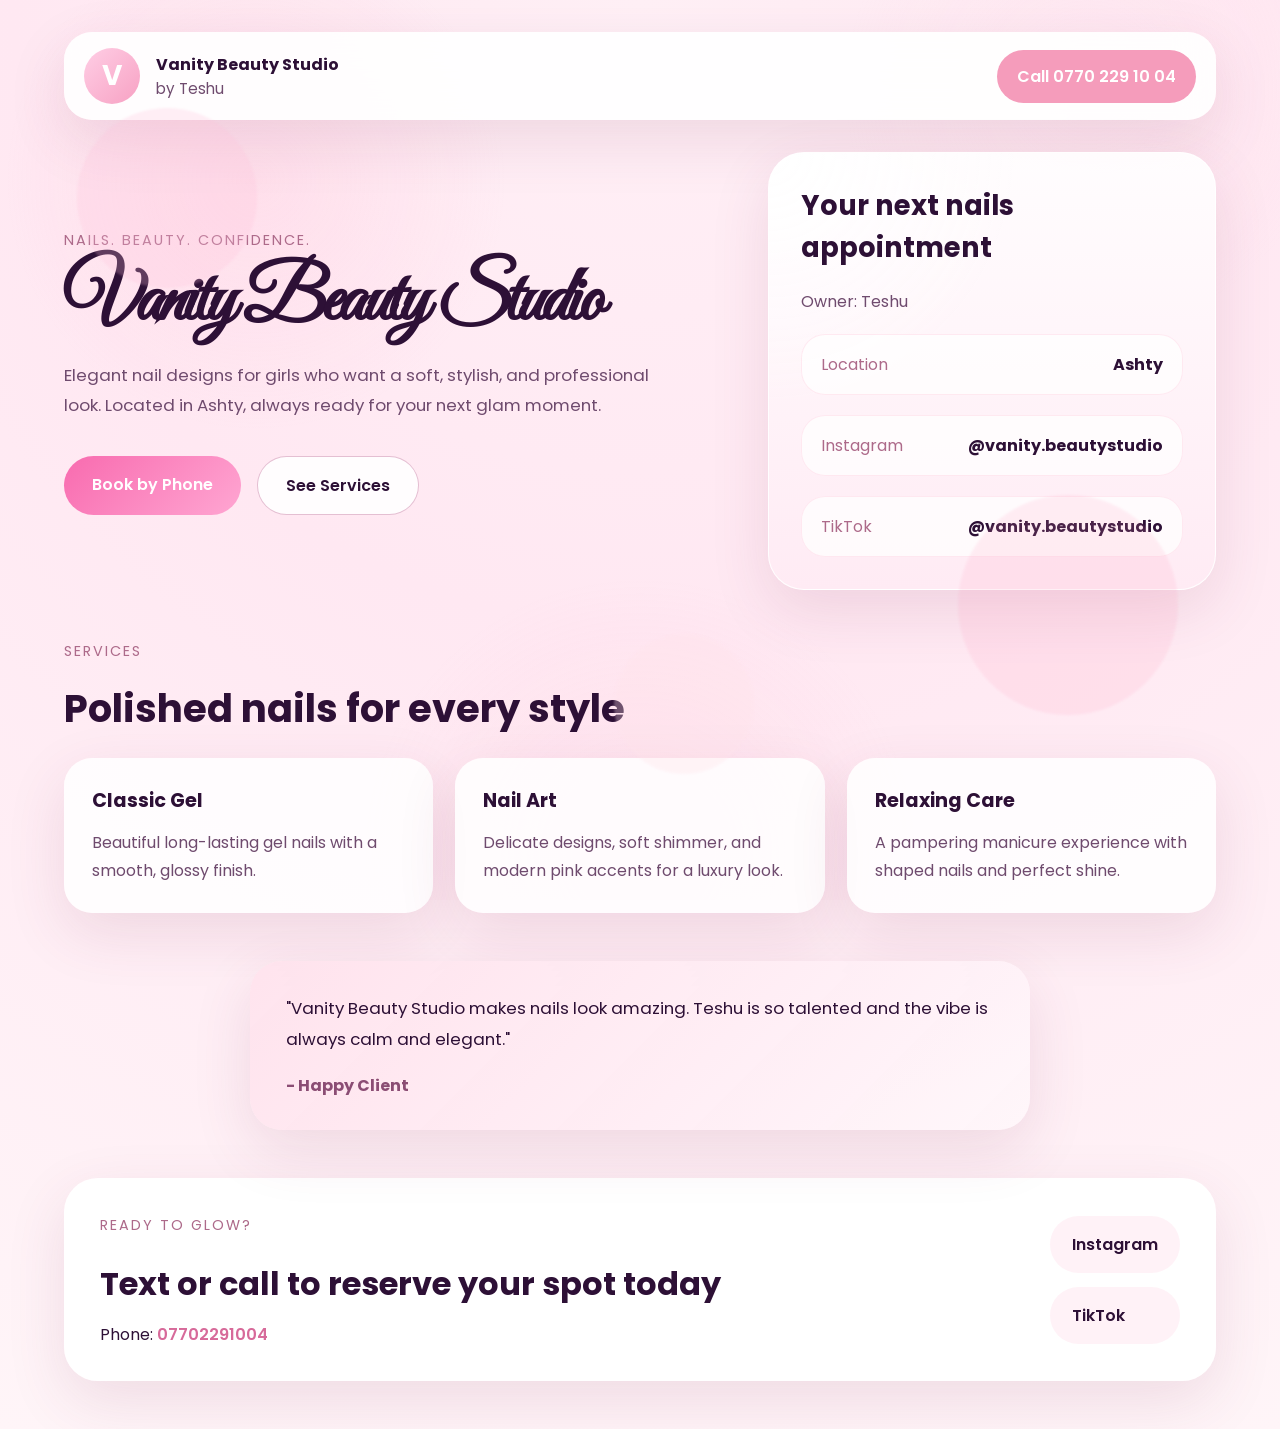
<file: index.html>
<!DOCTYPE html>
<html lang="en">
<head>
  <meta charset="UTF-8" />
  <meta name="viewport" content="width=device-width, initial-scale=1.0" />
  <title>Vanity Beauty Studio</title>
  <link rel="stylesheet" href="styles.css" />
  <link rel="preconnect" href="https://fonts.googleapis.com" />
  <link rel="preconnect" href="https://fonts.gstatic.com" crossorigin />
  <link href="https://fonts.googleapis.com/css2?family=Great+Vibes&family=Poppins:wght@300;400;500;600;700&display=swap" rel="stylesheet" />
</head>
<body>
  <div class="page-wrapper">
    <header class="topbar">
      <div class="brand">
        <span class="brand-mark">V</span>
        <div>
          <p class="brand-title">Vanity Beauty Studio</p>
          <p class="brand-subtitle">by Teshu</p>
        </div>
      </div>
      <a class="contact-button" href="tel:+07702291004">Call 0770 229 10 04</a>
    </header>

    <main>
      <section class="hero">
        <div class="hero-content">
          <p class="eyebrow">Nails. Beauty. Confidence.</p>
          <h1>Vanity Beauty Studio</h1>
          <p class="hero-text">Elegant nail designs for girls who want a soft, stylish, and professional look. Located in Ashty, always ready for your next glam moment.</p>
          <div class="hero-actions">
            <a class="btn btn-primary" href="tel:+07702991004">Book by Phone</a>
            <a class="btn btn-secondary" href="#services">See Services</a>
          </div>
        </div>
        <div class="hero-card">
          <div class="hero-card-inner">
            <p class="hero-card-title">Your next nails appointment</p>
            <p class="hero-card-note">Owner: Teshu</p>
            <div class="hero-card-detail">
              <span>Location</span>
              <strong>Ashty</strong>
            </div>
            <div class="hero-card-detail">
              <span>Instagram</span>
              <strong>@vanity.beautystudio</strong>
            </div>
            <div class="hero-card-detail">
              <span>TikTok</span>
              <strong>@vanity.beautystudio</strong>
            </div>
          </div>
        </div>
      </section>

      <section id="services" class="services">
        <div class="section-heading">
          <p class="eyebrow">Services</p>
          <h2>Polished nails for every style</h2>
        </div>
        <div class="service-grid">
          <article class="service-card">
            <h3>Classic Gel</h3>
            <p>Beautiful long-lasting gel nails with a smooth, glossy finish.</p>
          </article>
          <article class="service-card">
            <h3>Nail Art</h3>
            <p>Delicate designs, soft shimmer, and modern pink accents for a luxury look.</p>
          </article>
          <article class="service-card">
            <h3>Relaxing Care</h3>
            <p>A pampering manicure experience with shaped nails and perfect shine.</p>
          </article>
        </div>
      </section>

      <section class="testimonial">
        <div class="testimonial-card">
          <p>"Vanity Beauty Studio makes nails look amazing. Teshu is so talented and the vibe is always calm and elegant."</p>
          <strong>- Happy Client</strong>
        </div>
      </section>

      <section class="contact-panel">
        <div>
          <p class="eyebrow">Ready to glow?</p>
          <h2>Text or call to reserve your spot today</h2>
          <p class="contact-details">Phone: <a href="tel:+07702291004">07702291004</a></p>
        </div>
        <div class="social-links">
          <a href="https://instagram.com/vanity.beautystudio" target="_blank">Instagram</a>
          <a href="https://tiktok.com/@vanity.beautystudio" target="_blank">TikTok</a>
        </div>
      </section>
    </main>
  </div>
  <div class="floating-shapes">
    <div class="shape shape-1"></div>
    <div class="shape shape-2"></div>
    <div class="shape shape-3"></div>
  </div>

  <script src="script.js"></script>
</body>
</html>
</file>
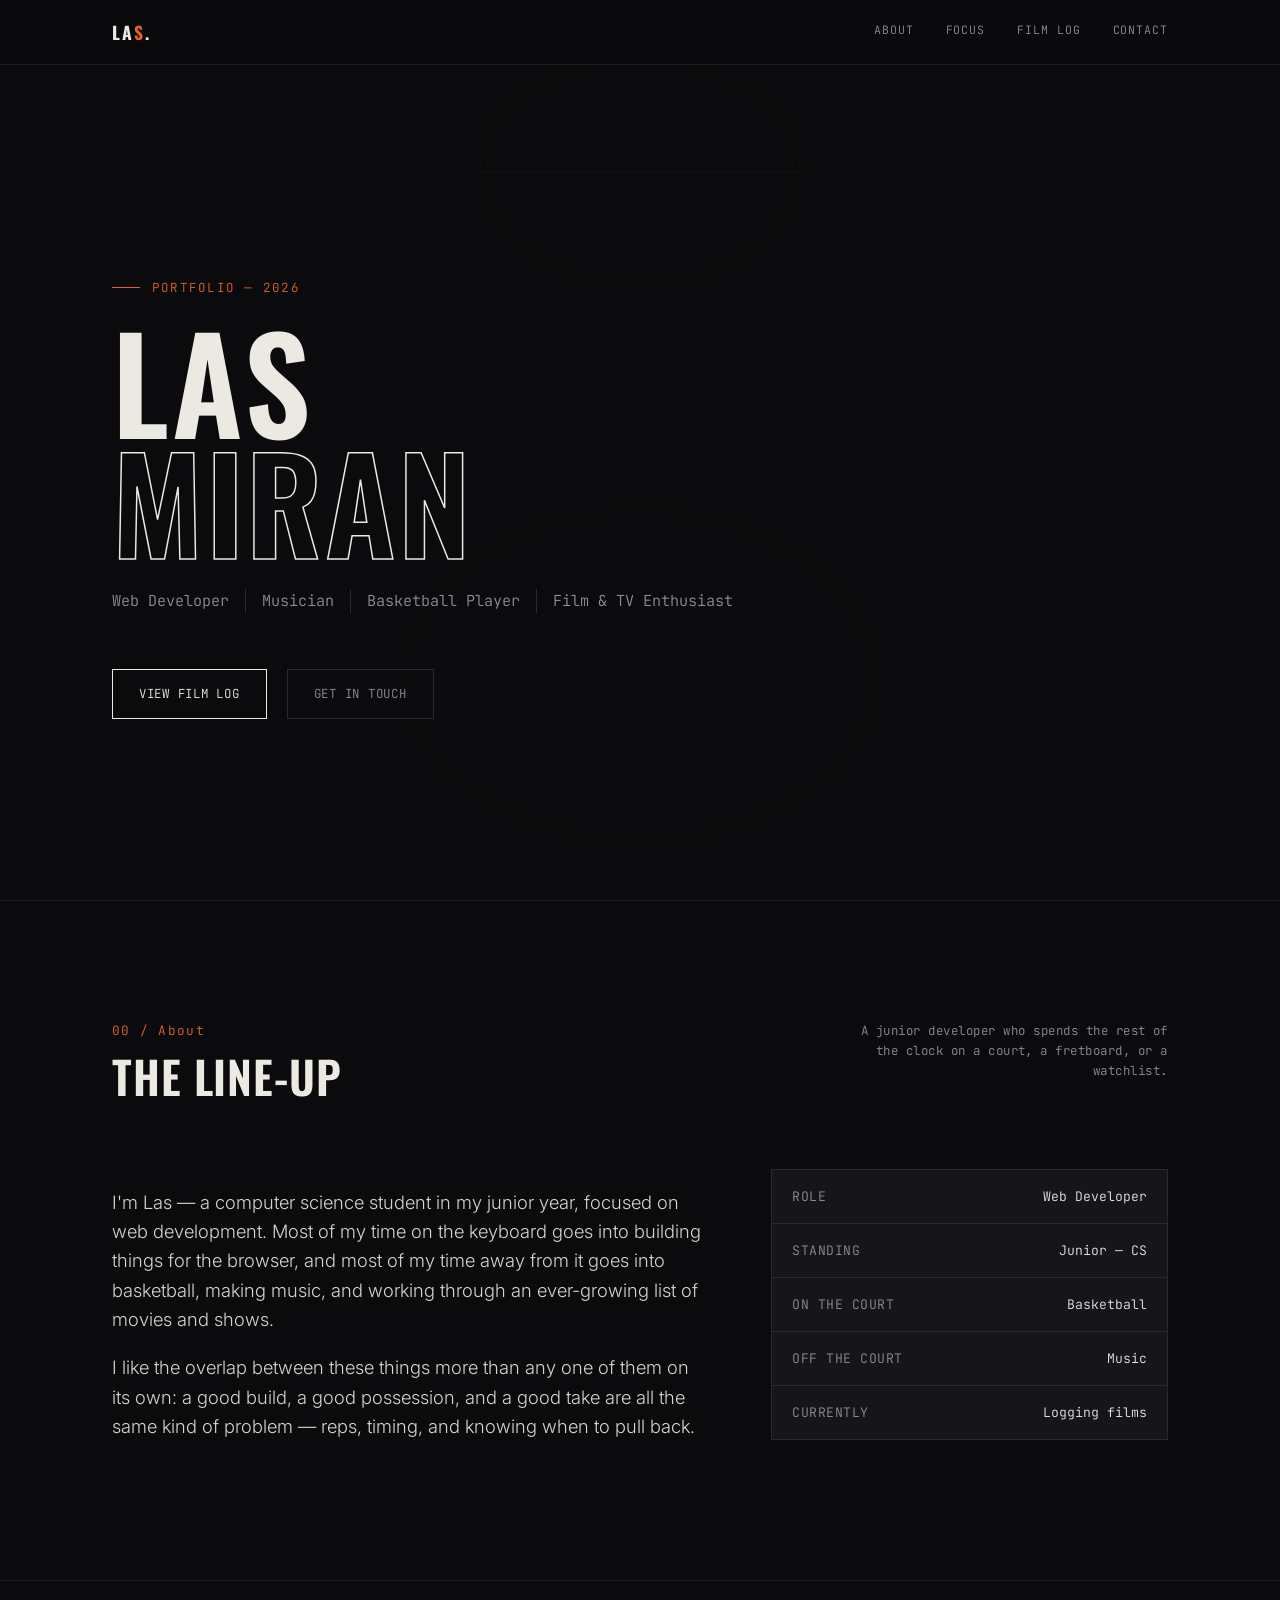
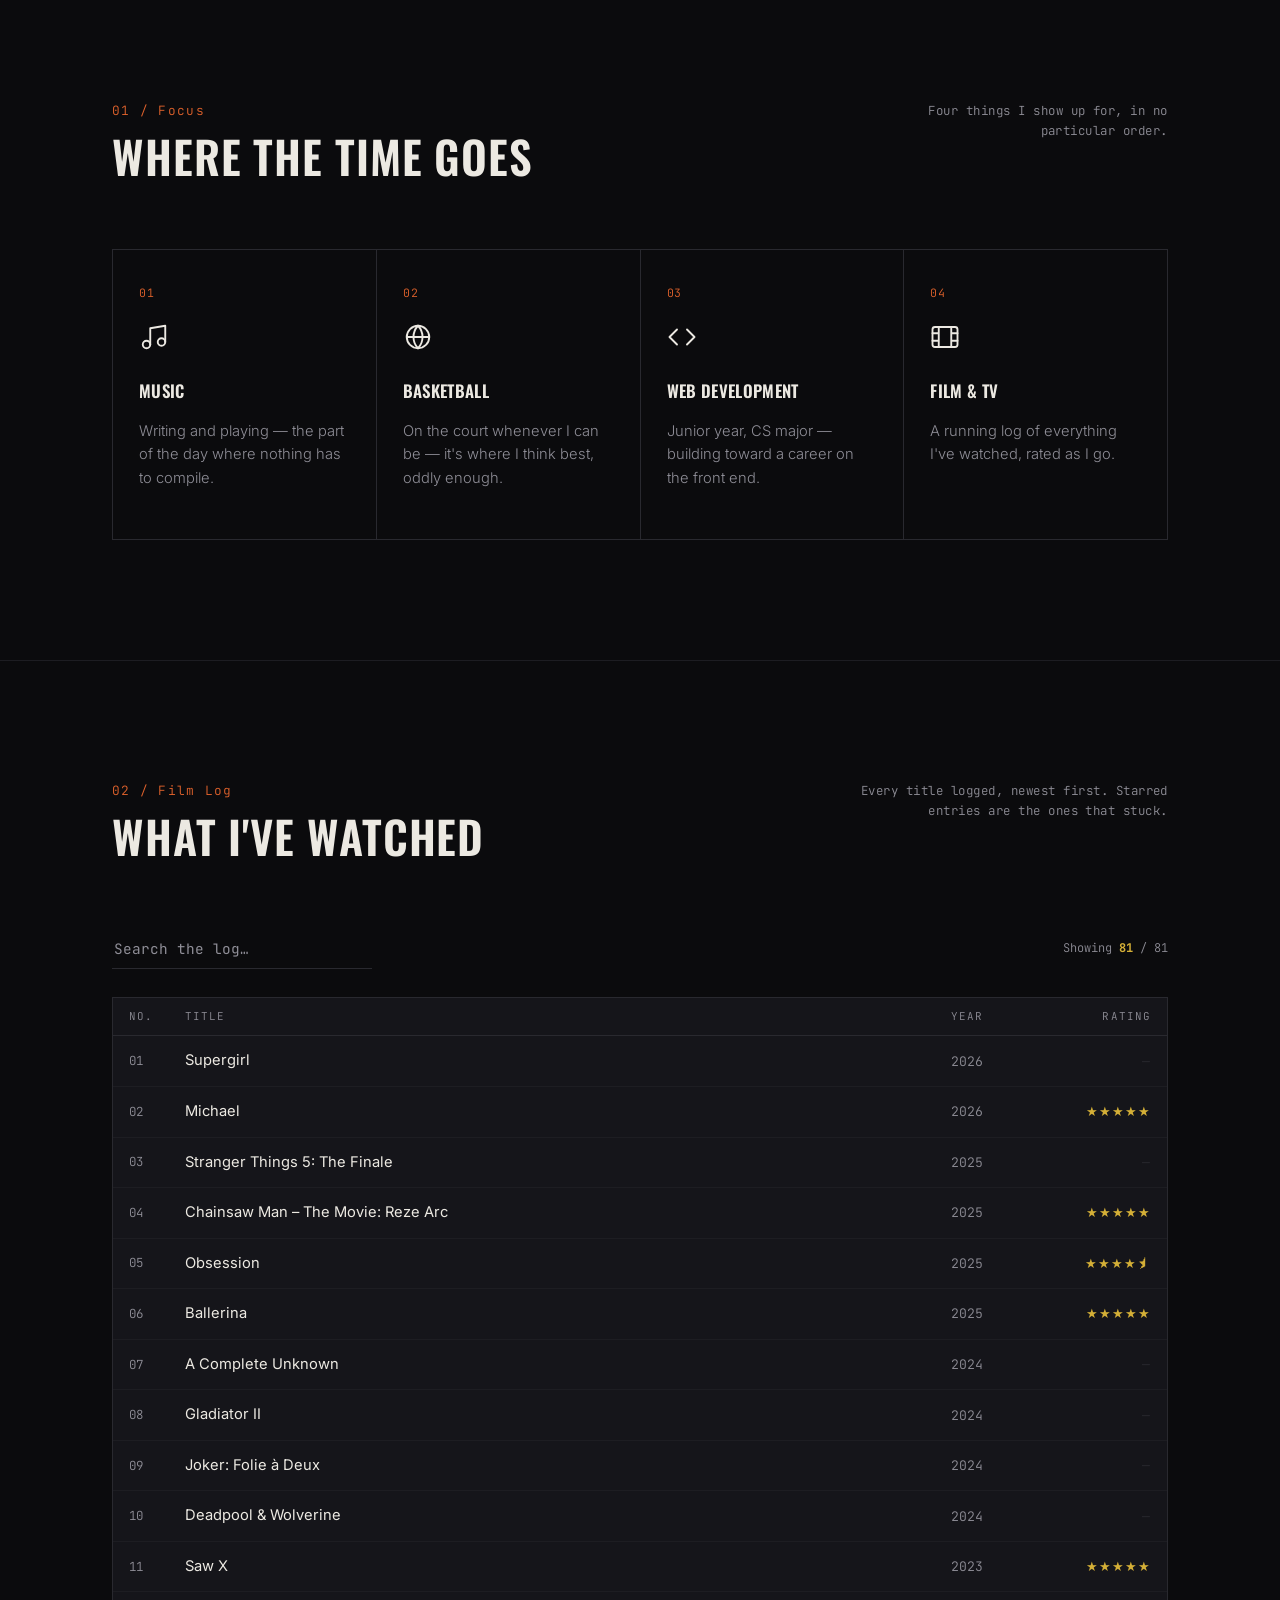
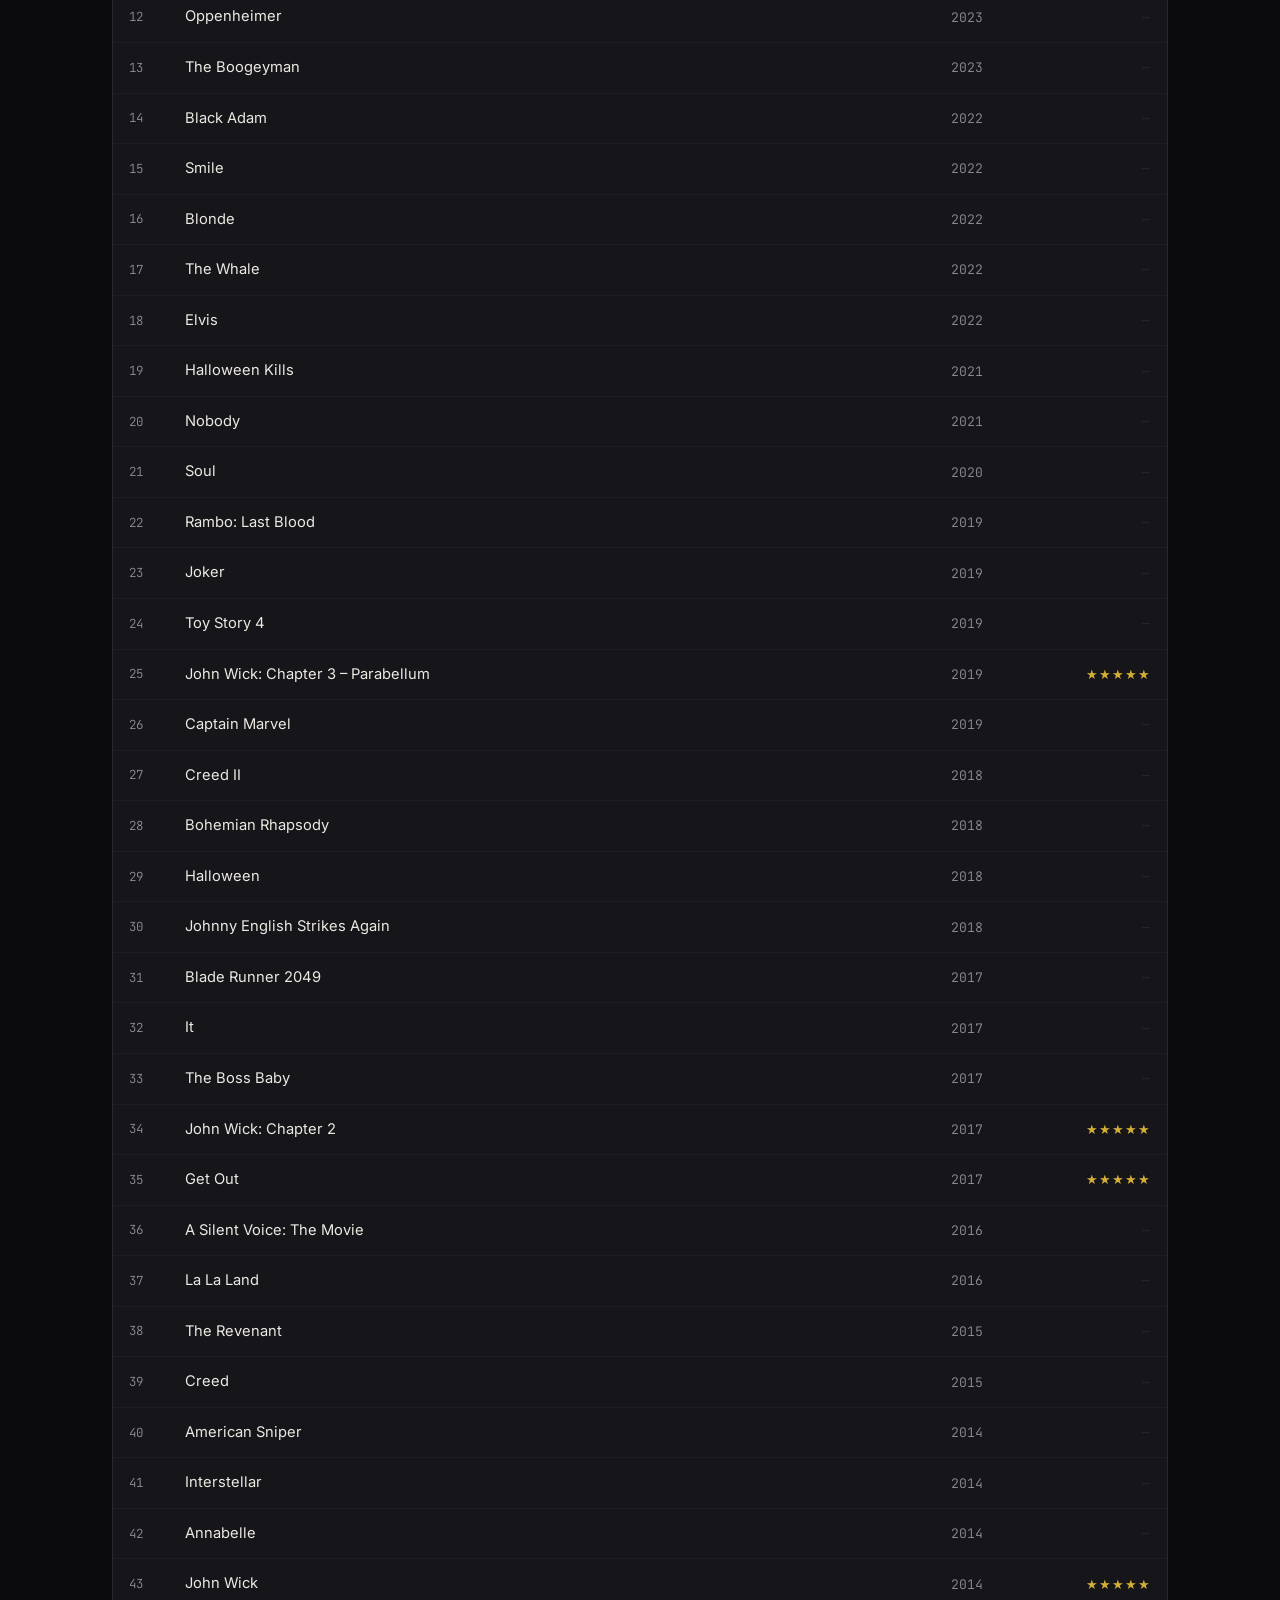
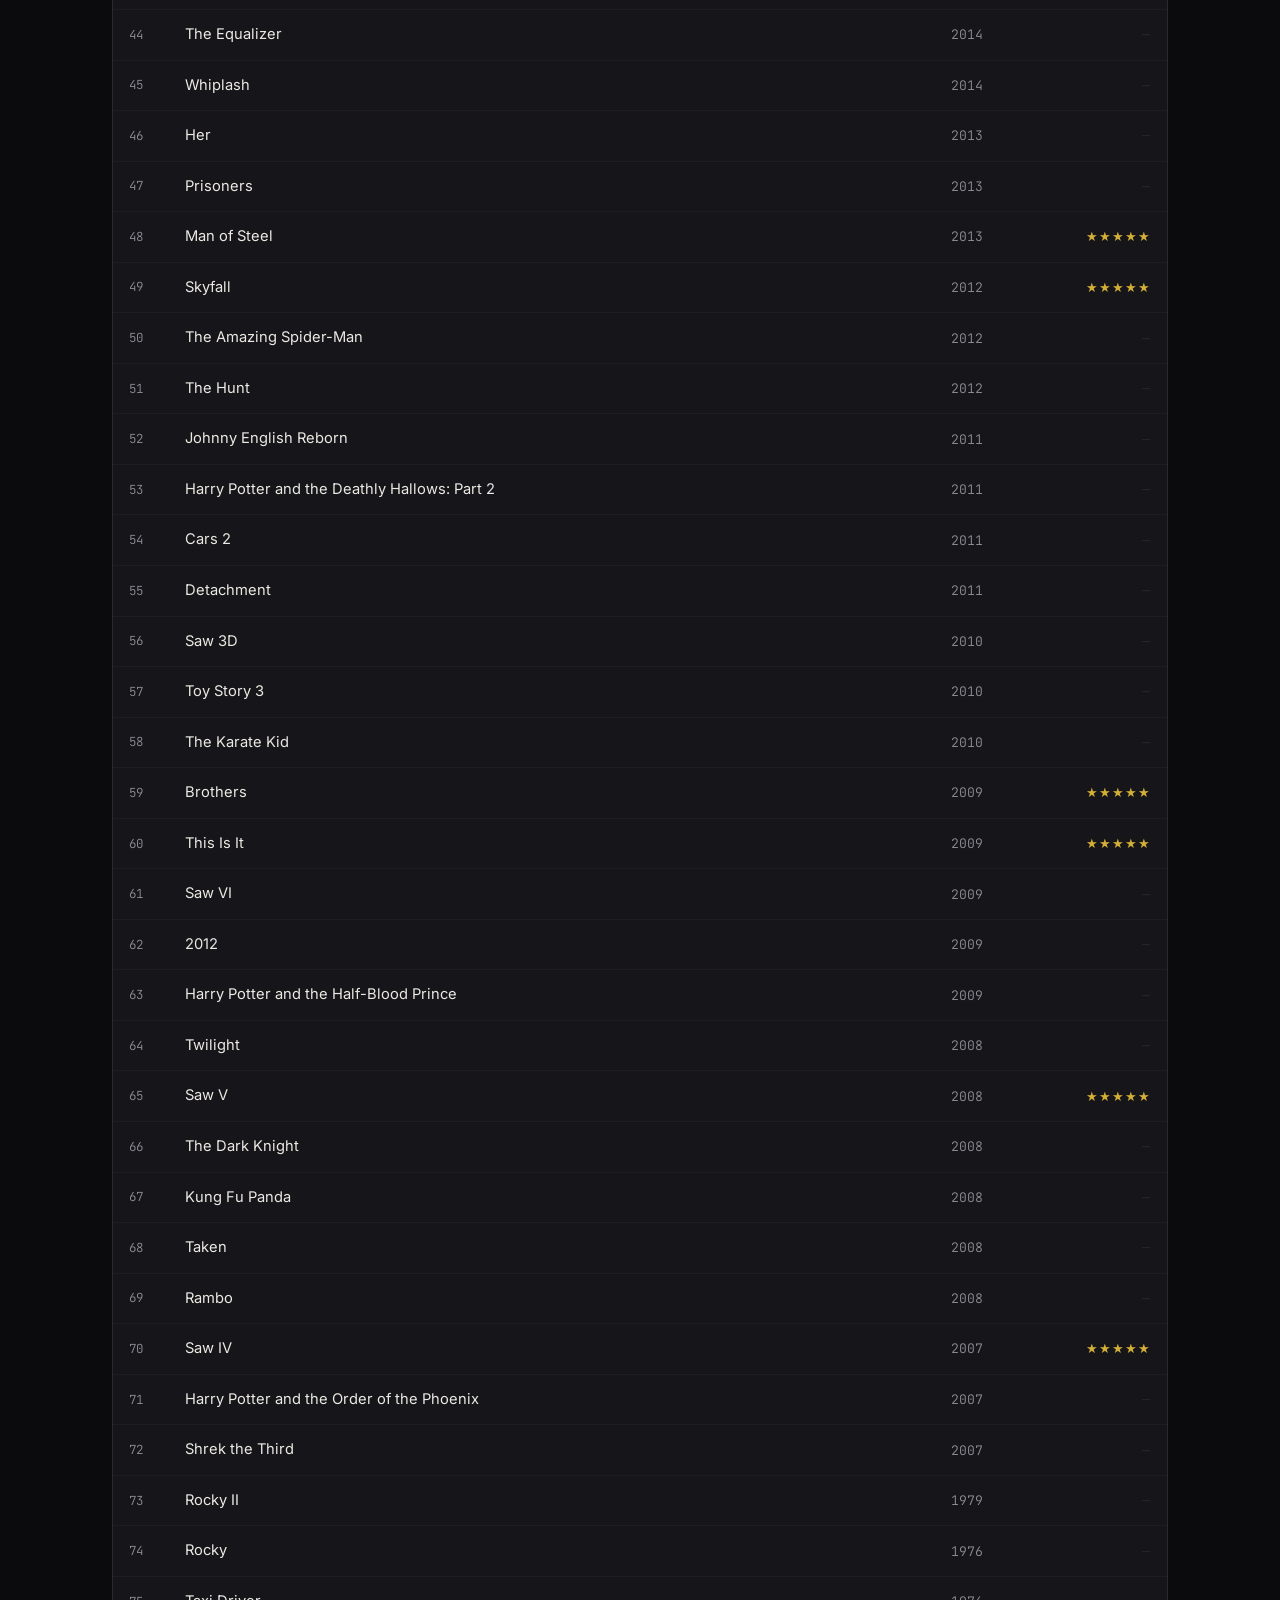
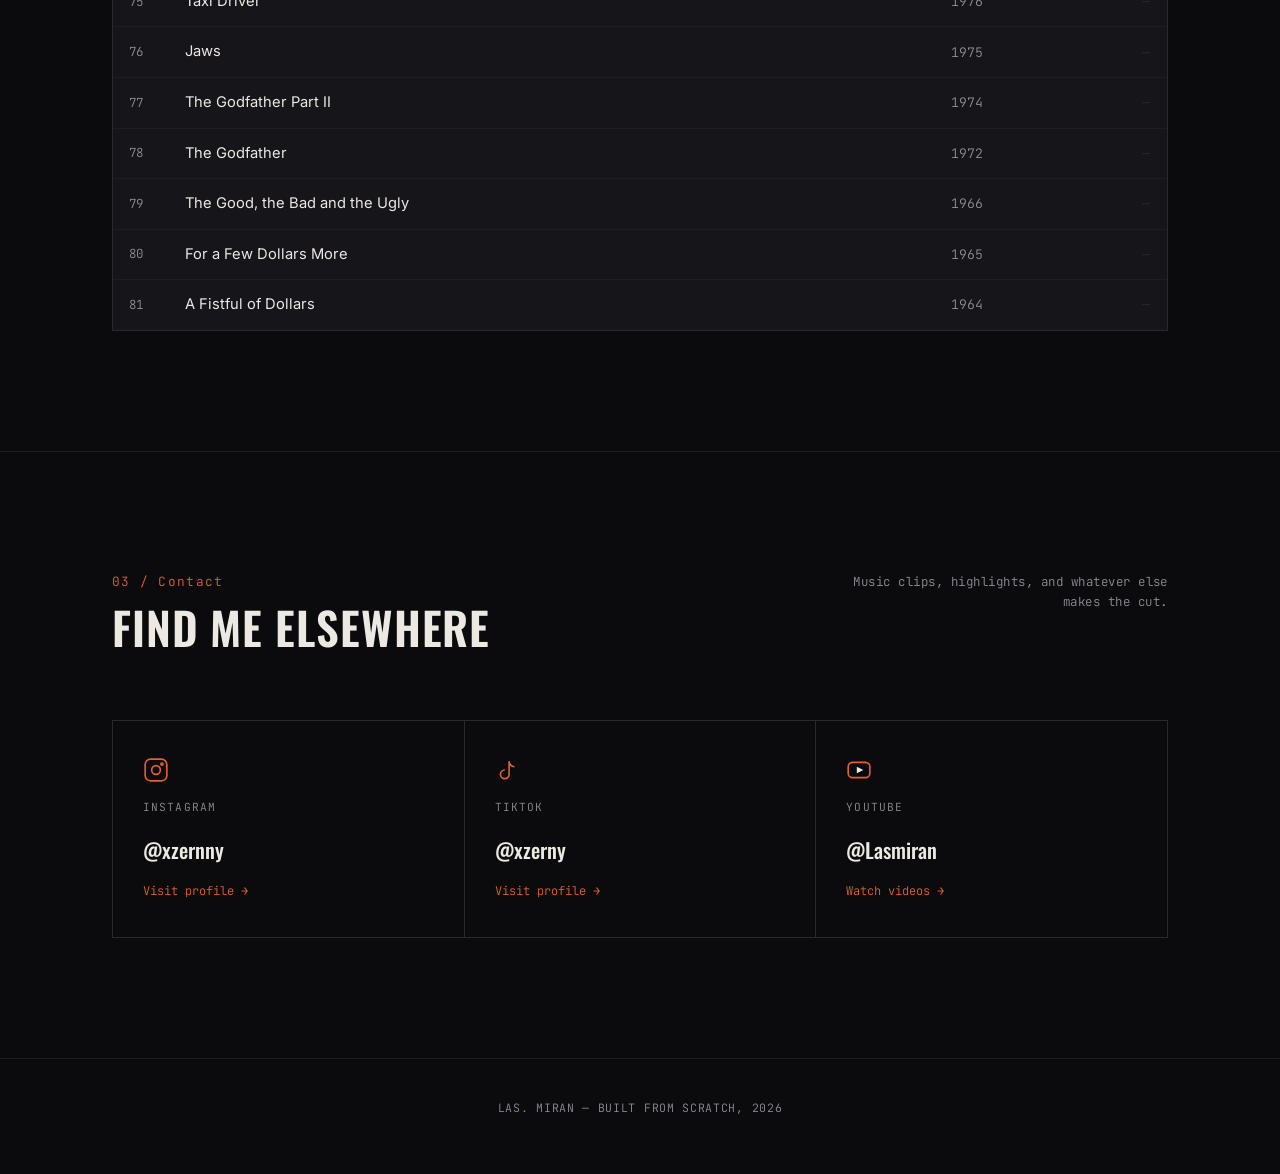
<file: las-portfolio.html>
<!doctype html>
<html lang="en" class="scroll-smooth">
<head>
<meta charset="UTF-8" />
<meta name="viewport" content="width=device-width, initial-scale=1.0" />
<title>Las — Developer, Musician, Baller, Cinephile</title>
<link rel="preconnect" href="https://fonts.googleapis.com">
<link rel="preconnect" href="https://fonts.gstatic.com" crossorigin>
<link href="https://fonts.googleapis.com/css2?family=Oswald:wght@400;500;600;700&family=Inter:wght@300;400;500;600;700&family=JetBrains+Mono:wght@400;500;600&display=swap" rel="stylesheet">
<style>
  :root{
    --bg: #0b0b0d;
    --bg-alt: #101013;
    --surface: #15151a;
    --line: #29292f;
    --line-soft: #1d1d22;
    --text: #ece9e2;
    --text-dim: #8f8e97;
    --accent: #e2632c;
    --accent-soft: #e2632c33;
    --gold: #d4af37;
    --gold-soft: #d4af3733;
  }

  *{ box-sizing:border-box; }
  html,body{ margin:0; padding:0; }
  body{
    background: var(--bg);
    color: var(--text);
    font-family:'Inter', sans-serif;
    font-weight:300;
    line-height:1.6;
    overflow-x:hidden;
  }
  ::selection{ background: var(--accent-soft); color: var(--text); }

  h1,h2,h3, .display{
    font-family:'Oswald', sans-serif;
    text-transform:uppercase;
    letter-spacing:0.02em;
    font-weight:600;
    margin:0;
  }
  .mono{ font-family:'JetBrains Mono', monospace; }

  a{ color:inherit; text-decoration:none; }

  .wrap{
    max-width:1120px;
    margin:0 auto;
    padding:0 32px;
  }

  @media (prefers-reduced-motion: reduce){
    *{ animation-duration:0.01ms !important; animation-iteration-count:1 !important; transition-duration:0.01ms !important; }
  }

  /* ---------- background court texture ---------- */
  .court-lines{
    position:fixed;
    inset:0;
    z-index:0;
    pointer-events:none;
    opacity:0.5;
  }
  .court-lines svg{ width:100%; height:100%; }

  /* ---------- nav ---------- */
  header{
    position:fixed;
    top:0; left:0; right:0;
    z-index:50;
    backdrop-filter: blur(10px);
    background: rgba(11,11,13,0.72);
    border-bottom:1px solid var(--line-soft);
  }
  nav{
    max-width:1120px;
    margin:0 auto;
    padding:18px 32px;
    display:flex;
    align-items:center;
    justify-content:space-between;
  }
  .logo{
    font-family:'Oswald', sans-serif;
    font-weight:700;
    font-size:1.1rem;
    letter-spacing:0.12em;
  }
  .logo span{ color: var(--accent); }
  .navlinks{
    display:flex;
    gap:32px;
    font-family:'JetBrains Mono', monospace;
    font-size:0.72rem;
    letter-spacing:0.08em;
    text-transform:uppercase;
    color: var(--text-dim);
  }
  .navlinks a{
    position:relative;
    padding-bottom:4px;
    transition:color 0.25s;
  }
  .navlinks a:hover{ color: var(--text); }
  .navlinks a::after{
    content:'';
    position:absolute;
    left:0; bottom:0;
    width:0%;
    height:1px;
    background: var(--accent);
    transition:width 0.3s ease;
  }
  .navlinks a:hover::after{ width:100%; }
  .navlinks a:focus-visible, a:focus-visible{
    outline:1px solid var(--accent);
    outline-offset:3px;
  }
  @media (max-width:640px){ .navlinks{ display:none; } }

  /* ---------- hero ---------- */
  .hero{
    position:relative;
    z-index:1;
    min-height:100svh;
    display:flex;
    flex-direction:column;
    justify-content:center;
    padding-top:96px;
  }
  .eyebrow{
    font-family:'JetBrains Mono', monospace;
    font-size:0.78rem;
    letter-spacing:0.18em;
    text-transform:uppercase;
    color: var(--accent);
    display:flex;
    align-items:center;
    gap:12px;
    margin-bottom:22px;
    opacity:0;
    animation: rise 0.7s ease forwards 0.1s;
  }
  .eyebrow::before{
    content:'';
    width:28px; height:1px;
    background: var(--accent);
    display:inline-block;
  }
  .hero h1{
    font-size:clamp(3.4rem, 11vw, 8.2rem);
    line-height:0.92;
    color: var(--text);
    opacity:0;
    animation: rise 0.8s ease forwards 0.25s;
  }
  .hero h1 em{
    font-style:normal;
    color: transparent;
    -webkit-text-stroke: 1.5px var(--text);
  }
  .role-line{
    margin-top:28px;
    display:flex;
    flex-wrap:wrap;
    gap:0;
    font-family:'JetBrains Mono', monospace;
    font-size:0.95rem;
    color: var(--text-dim);
    opacity:0;
    animation: rise 0.8s ease forwards 0.4s;
  }
  .role-line span{
    padding:0 16px;
    border-left:1px solid var(--line);
  }
  .role-line span:first-child{ padding-left:0; border-left:none; }

  .hero-foot{
    margin-top:56px;
    display:flex;
    align-items:center;
    gap:20px;
    opacity:0;
    animation: rise 0.8s ease forwards 0.55s;
  }
  .btn{
    font-family:'JetBrains Mono', monospace;
    font-size:0.78rem;
    letter-spacing:0.06em;
    text-transform:uppercase;
    padding:14px 26px;
    border:1px solid var(--text);
    color: var(--text);
    transition: all 0.25s ease;
  }
  .btn:hover{ background: var(--text); color: var(--bg); }
  .btn.ghost{ border-color: var(--line); color: var(--text-dim); }
  .btn.ghost:hover{ border-color: var(--accent); color: var(--accent); background:transparent; }

  @keyframes rise{
    from{ opacity:0; transform:translateY(18px); }
    to{ opacity:1; transform:translateY(0); }
  }

  /* ---------- section shell ---------- */
  section{
    position:relative;
    z-index:1;
    padding:120px 0;
    border-top:1px solid var(--line-soft);
  }
  .section-head{
    display:flex;
    align-items:baseline;
    justify-content:space-between;
    gap:24px;
    margin-bottom:56px;
    flex-wrap:wrap;
  }
  .section-num{
    font-family:'JetBrains Mono', monospace;
    color: var(--accent);
    font-size:0.8rem;
    letter-spacing:0.1em;
  }
  .section-head h2{
    font-size:clamp(2rem, 4vw, 2.8rem);
  }
  .section-sub{
    color: var(--text-dim);
    font-family:'JetBrains Mono', monospace;
    font-size:0.78rem;
    letter-spacing:0.04em;
    max-width:320px;
    text-align:right;
  }
  @media (max-width:700px){ .section-sub{ text-align:left; } }

  .reveal{
    opacity:0;
    transform:translateY(24px);
    transition: opacity 0.7s ease, transform 0.7s ease;
  }
  .reveal.in{ opacity:1; transform:translateY(0); }

  /* ---------- about ---------- */
  .about-grid{
    display:grid;
    grid-template-columns: 1.2fr 0.8fr;
    gap:64px;
    align-items:start;
  }
  @media (max-width:820px){ .about-grid{ grid-template-columns:1fr; } }
  .about-grid p{
    font-size:1.15rem;
    color:#d6d4cd;
    font-weight:300;
  }
  .about-grid p + p{ margin-top:18px; }

  .stat-card{
    border:1px solid var(--line);
    background: var(--surface);
  }
  .stat-row{
    display:flex;
    justify-content:space-between;
    padding:16px 20px;
    border-bottom:1px solid var(--line);
    font-family:'JetBrains Mono', monospace;
    font-size:0.82rem;
  }
  .stat-row:last-child{ border-bottom:none; }
  .stat-row .k{ color: var(--text-dim); text-transform:uppercase; letter-spacing:0.04em; }
  .stat-row .v{ color: var(--text); text-align:right; }

  /* ---------- focus / hobby cards ---------- */
  .focus-grid{
    display:grid;
    grid-template-columns:repeat(4, 1fr);
    gap:1px;
    background: var(--line);
    border:1px solid var(--line);
  }
  @media (max-width:900px){ .focus-grid{ grid-template-columns:repeat(2,1fr); } }
  @media (max-width:520px){ .focus-grid{ grid-template-columns:1fr; } }
  .focus-card{
    background: var(--bg);
    padding:34px 26px;
    transition: background 0.3s ease;
  }
  .focus-card:hover{ background: var(--surface); }
  .focus-card .fnum{
    font-family:'JetBrains Mono', monospace;
    font-size:0.72rem;
    color: var(--accent);
    letter-spacing:0.08em;
  }
  .focus-card svg{ width:30px; height:30px; margin:20px 0 18px; stroke: var(--text); }
  .focus-card h3{
    font-size:1.05rem;
    margin-bottom:10px;
  }
  .focus-card p{
    color: var(--text-dim);
    font-size:0.92rem;
    font-weight:300;
  }

  /* ---------- film log ---------- */
  .log-controls{
    display:flex;
    justify-content:space-between;
    align-items:center;
    gap:16px;
    margin-bottom:28px;
    flex-wrap:wrap;
  }
  #filmSearch{
    background:transparent;
    border:none;
    border-bottom:1px solid var(--line);
    color: var(--text);
    font-family:'JetBrains Mono', monospace;
    font-size:0.9rem;
    padding:10px 2px;
    width:260px;
    outline:none;
    transition:border-color 0.25s;
  }
  #filmSearch::placeholder{ color: var(--text-dim); }
  #filmSearch:focus{ border-color: var(--accent); }
  .log-count{
    font-family:'JetBrains Mono', monospace;
    font-size:0.75rem;
    color: var(--text-dim);
  }
  .log-count b{ color: var(--gold); }

  .log-head-row{
    display:grid;
    grid-template-columns: 56px 1fr 70px 130px;
    padding:10px 16px;
    font-family:'JetBrains Mono', monospace;
    font-size:0.68rem;
    letter-spacing:0.1em;
    text-transform:uppercase;
    color: var(--text-dim);
    border-bottom:1px solid var(--line);
  }
  .log-table{
    border:1px solid var(--line);
    background: var(--surface);
  }
  .film-row{
    display:grid;
    grid-template-columns: 56px 1fr 70px 130px;
    align-items:center;
    padding:13px 16px;
    border-bottom:1px solid var(--line-soft);
    font-size:0.92rem;
    transition: background 0.2s ease;
  }
  .film-row:last-child{ border-bottom:none; }
  .film-row:hover{ background: rgba(226,99,44,0.05); }
  .film-idx{
    font-family:'JetBrains Mono', monospace;
    color: var(--text-dim);
    font-size:0.78rem;
  }
  .film-title{ color: var(--text); font-weight:400; }
  .film-year{
    font-family:'JetBrains Mono', monospace;
    color: var(--text-dim);
    font-size:0.82rem;
  }
  .film-rating{
    font-family:'JetBrains Mono', monospace;
    font-size:0.82rem;
    color: var(--line);
    letter-spacing:1px;
    text-align:right;
  }
  .film-rating .on{ color: var(--gold); }
  @media (max-width:640px){
    .log-head-row, .film-row{ grid-template-columns: 34px 1fr 52px 90px; }
    .film-rating{ font-size:0.68rem; }
  }

  /* ---------- contact ---------- */
  .contact-grid{
    display:grid;
    grid-template-columns:repeat(3,1fr);
    gap:1px;
    background: var(--line);
    border:1px solid var(--line);
  }
  @media (max-width:760px){ .contact-grid{ grid-template-columns:1fr; } }
  .contact-card{
    background: var(--bg);
    padding:36px 30px;
    display:flex;
    flex-direction:column;
    gap:16px;
    transition: background 0.3s ease;
  }
  .contact-card:hover{ background: var(--surface); }
  .contact-card svg{ width:26px; height:26px; stroke: var(--accent); }
  .contact-card .platform{
    font-family:'JetBrains Mono', monospace;
    font-size:0.7rem;
    letter-spacing:0.1em;
    text-transform:uppercase;
    color: var(--text-dim);
  }
  .contact-card .handle{
    font-family:'Oswald', sans-serif;
    font-size:1.3rem;
    font-weight:500;
    text-transform:none;
  }
  .contact-card .go{
    margin-top:auto;
    font-family:'JetBrains Mono', monospace;
    font-size:0.75rem;
    color: var(--accent);
  }

  footer{
    position:relative; z-index:1;
    padding:40px 0 56px;
    text-align:center;
    color: var(--text-dim);
    font-family:'JetBrains Mono', monospace;
    font-size:0.72rem;
    letter-spacing:0.06em;
    border-top:1px solid var(--line-soft);
  }
  footer .accent{ color: var(--accent); }
</style>
</head>
<body>

<div class="court-lines" aria-hidden="true">
  <svg viewBox="0 0 1200 1200" preserveAspectRatio="none" xmlns="http://www.w3.org/2000/svg">
    <circle cx="600" cy="230" r="150" fill="none" stroke="#e2632c" stroke-opacity="0.06" stroke-width="1"/>
    <line x1="0" y1="230" x2="1200" y2="230" stroke="#ffffff" stroke-opacity="0.03" stroke-width="1"/>
    <rect x="450" y="0" width="300" height="230" fill="none" stroke="#ffffff" stroke-opacity="0.03" stroke-width="1"/>
    <circle cx="600" cy="900" r="220" fill="none" stroke="#d4af37" stroke-opacity="0.04" stroke-width="1"/>
  </svg>
</div>

<header>
  <nav>
    <div class="logo">LA<span>S</span>.</div>
    <div class="navlinks">
      <a href="#about">About</a>
      <a href="#focus">Focus</a>
      <a href="#log">Film Log</a>
      <a href="#contact">Contact</a>
    </div>
  </nav>
</header>

<main>
  <section class="hero wrap" id="top">
    <div class="eyebrow">Portfolio — 2026</div>
    <h1>LAS<br><em>MIRAN</em></h1>
    <div class="role-line">
      <span>Web Developer</span>
      <span>Musician</span>
      <span>Basketball Player</span>
      <span>Film &amp; TV Enthusiast</span>
    </div>
    <div class="hero-foot">
      <a href="#log" class="btn">View Film Log</a>
      <a href="#contact" class="btn ghost">Get In Touch</a>
    </div>
  </section>

  <section id="about">
    <div class="wrap">
      <div class="section-head reveal">
        <div>
          <div class="section-num mono">00 / About</div>
          <h2>The Line-Up</h2>
        </div>
        <div class="section-sub">A junior developer who spends the rest of the clock on a court, a fretboard, or a watchlist.</div>
      </div>

      <div class="about-grid reveal">
        <div>
          <p>I'm Las — a computer science student in my junior year, focused on web development. Most of my time on the keyboard goes into building things for the browser, and most of my time away from it goes into basketball, making music, and working through an ever-growing list of movies and shows.</p>
          <p>I like the overlap between these things more than any one of them on its own: a good build, a good possession, and a good take are all the same kind of problem — reps, timing, and knowing when to pull back.</p>
        </div>
        <div class="stat-card">
          <div class="stat-row"><span class="k">Role</span><span class="v">Web Developer</span></div>
          <div class="stat-row"><span class="k">Standing</span><span class="v">Junior — CS</span></div>
          <div class="stat-row"><span class="k">On the court</span><span class="v">Basketball</span></div>
          <div class="stat-row"><span class="k">Off the court</span><span class="v">Music</span></div>
          <div class="stat-row"><span class="k">Currently</span><span class="v">Logging films</span></div>
        </div>
      </div>
    </div>
  </section>

  <section id="focus">
    <div class="wrap">
      <div class="section-head reveal">
        <div>
          <div class="section-num mono">01 / Focus</div>
          <h2>Where the Time Goes</h2>
        </div>
        <div class="section-sub">Four things I show up for, in no particular order.</div>
      </div>

      <div class="focus-grid reveal">
        <div class="focus-card">
          <div class="fnum">01</div>
          <svg viewBox="0 0 24 24" fill="none" stroke-width="1.5" stroke-linecap="round" stroke-linejoin="round"><path d="M9 18V5l12-2v13"/><circle cx="6" cy="18" r="3"/><circle cx="18" cy="16" r="3"/></svg>
          <h3>Music</h3>
          <p>Writing and playing — the part of the day where nothing has to compile.</p>
        </div>
        <div class="focus-card">
          <div class="fnum">02</div>
          <svg viewBox="0 0 24 24" fill="none" stroke-width="1.5" stroke-linecap="round" stroke-linejoin="round"><circle cx="12" cy="12" r="9"/><path d="M3 12h18M12 3a13 13 0 0 1 0 18M12 3a13 13 0 0 0 0 18"/></svg>
          <h3>Basketball</h3>
          <p>On the court whenever I can be — it's where I think best, oddly enough.</p>
        </div>
        <div class="focus-card">
          <div class="fnum">03</div>
          <svg viewBox="0 0 24 24" fill="none" stroke-width="1.5" stroke-linecap="round" stroke-linejoin="round"><polyline points="16 18 22 12 16 6"/><polyline points="8 6 2 12 8 18"/></svg>
          <h3>Web Development</h3>
          <p>Junior year, CS major — building toward a career on the front end.</p>
        </div>
        <div class="focus-card">
          <div class="fnum">04</div>
          <svg viewBox="0 0 24 24" fill="none" stroke-width="1.5" stroke-linecap="round" stroke-linejoin="round"><rect x="2" y="4" width="20" height="16" rx="2"/><path d="M7 4v16M17 4v16M2 9h5M2 15h5M17 9h5M17 15h5"/></svg>
          <h3>Film &amp; TV</h3>
          <p>A running log of everything I've watched, rated as I go.</p>
        </div>
      </div>
    </div>
  </section>

  <section id="log">
    <div class="wrap">
      <div class="section-head reveal">
        <div>
          <div class="section-num mono">02 / Film Log</div>
          <h2>What I've Watched</h2>
        </div>
        <div class="section-sub">Every title logged, newest first. Starred entries are the ones that stuck.</div>
      </div>

      <div class="reveal">
        <div class="log-controls">
          <input id="filmSearch" type="text" placeholder="Search the log…" autocomplete="off">
          <div class="log-count">Showing <b id="shownCount">0</b> / <span id="totalCount">0</span></div>
        </div>

        <div class="log-table">
          <div class="log-head-row">
            <span>No.</span>
            <span>Title</span>
            <span>Year</span>
            <span style="text-align:right;">Rating</span>
          </div>
          <div id="filmList"></div>
        </div>
      </div>
    </div>
  </section>

  <section id="contact">
    <div class="wrap">
      <div class="section-head reveal">
        <div>
          <div class="section-num mono">03 / Contact</div>
          <h2>Find Me Elsewhere</h2>
        </div>
        <div class="section-sub">Music clips, highlights, and whatever else makes the cut.</div>
      </div>

      <div class="contact-grid reveal">
        <a class="contact-card" href="https://instagram.com/xzernny" target="_blank" rel="noopener">
          <svg viewBox="0 0 24 24" fill="none" stroke-width="1.5"><rect x="2" y="2" width="20" height="20" rx="5"/><circle cx="12" cy="12" r="4"/><circle cx="17.5" cy="6.5" r="1"/></svg>
          <div class="platform">Instagram</div>
          <div class="handle">@xzernny</div>
          <div class="go">Visit profile →</div>
        </a>
        <a class="contact-card" href="https://tiktok.com/@xzerny" target="_blank" rel="noopener">
          <svg viewBox="0 0 24 24" fill="none" stroke-width="1.5"><path d="M9 12a4 4 0 1 0 4 4V4a5 5 0 0 0 5 5"/></svg>
          <div class="platform">TikTok</div>
          <div class="handle">@xzerny</div>
          <div class="go">Visit profile →</div>
        </a>
        <a class="contact-card" href="https://www.youtube.com/@Lasmiran" target="_blank" rel="noopener">
          <svg viewBox="0 0 24 24" fill="none" stroke-width="1.5"><rect x="2" y="5" width="20" height="14" rx="4"/><polygon points="10,9 16,12 10,15" fill="currentColor" stroke="none"/></svg>
          <div class="platform">YouTube</div>
          <div class="handle">@Lasmiran</div>
          <div class="go">Watch videos →</div>
        </a>
      </div>
    </div>
  </section>
</main>

<footer>
  LAS<span class="accent">.</span> MIRAN — BUILT FROM SCRATCH, 2026
</footer>

<script>
  // ---------- reveal on scroll ----------
  const revealEls = document.querySelectorAll('.reveal');
  const io = new IntersectionObserver((entries) => {
    entries.forEach(e => { if(e.isIntersecting){ e.target.classList.add('in'); io.unobserve(e.target); } });
  }, { threshold: 0.12 });
  revealEls.forEach(el => io.observe(el));

  // ---------- film data ----------
  // rating: number of full stars (0-5), or null if unrated. .5 = half star.
  const films = [
    {t:"Supergirl", y:2026, r:null},
    {t:"Michael", y:2026, r:5},
    {t:"Stranger Things 5: The Finale", y:2025, r:null},
    {t:"Chainsaw Man – The Movie: Reze Arc", y:2025, r:5},
    {t:"Obsession", y:2025, r:4.5},
    {t:"Ballerina", y:2025, r:5},
    {t:"A Complete Unknown", y:2024, r:null},
    {t:"Gladiator II", y:2024, r:null},
    {t:"Joker: Folie à Deux", y:2024, r:null},
    {t:"Deadpool & Wolverine", y:2024, r:null},
    {t:"Saw X", y:2023, r:5},
    {t:"Oppenheimer", y:2023, r:null},
    {t:"The Boogeyman", y:2023, r:null},
    {t:"Black Adam", y:2022, r:null},
    {t:"Smile", y:2022, r:null},
    {t:"Blonde", y:2022, r:null},
    {t:"The Whale", y:2022, r:null},
    {t:"Elvis", y:2022, r:null},
    {t:"Halloween Kills", y:2021, r:null},
    {t:"Nobody", y:2021, r:null},
    {t:"Soul", y:2020, r:null},
    {t:"Rambo: Last Blood", y:2019, r:null},
    {t:"Joker", y:2019, r:null},
    {t:"Toy Story 4", y:2019, r:null},
    {t:"John Wick: Chapter 3 – Parabellum", y:2019, r:5},
    {t:"Captain Marvel", y:2019, r:null},
    {t:"Creed II", y:2018, r:null},
    {t:"Bohemian Rhapsody", y:2018, r:null},
    {t:"Halloween", y:2018, r:null},
    {t:"Johnny English Strikes Again", y:2018, r:null},
    {t:"Blade Runner 2049", y:2017, r:null},
    {t:"It", y:2017, r:null},
    {t:"The Boss Baby", y:2017, r:null},
    {t:"John Wick: Chapter 2", y:2017, r:5},
    {t:"Get Out", y:2017, r:5},
    {t:"A Silent Voice: The Movie", y:2016, r:null},
    {t:"La La Land", y:2016, r:null},
    {t:"The Revenant", y:2015, r:null},
    {t:"Creed", y:2015, r:null},
    {t:"American Sniper", y:2014, r:null},
    {t:"Interstellar", y:2014, r:null},
    {t:"Annabelle", y:2014, r:null},
    {t:"John Wick", y:2014, r:5},
    {t:"The Equalizer", y:2014, r:null},
    {t:"Whiplash", y:2014, r:null},
    {t:"Her", y:2013, r:null},
    {t:"Prisoners", y:2013, r:null},
    {t:"Man of Steel", y:2013, r:5},
    {t:"Skyfall", y:2012, r:5},
    {t:"The Amazing Spider-Man", y:2012, r:null},
    {t:"The Hunt", y:2012, r:null},
    {t:"Johnny English Reborn", y:2011, r:null},
    {t:"Harry Potter and the Deathly Hallows: Part 2", y:2011, r:null},
    {t:"Cars 2", y:2011, r:null},
    {t:"Detachment", y:2011, r:null},
    {t:"Saw 3D", y:2010, r:null},
    {t:"Toy Story 3", y:2010, r:null},
    {t:"The Karate Kid", y:2010, r:null},
    {t:"Brothers", y:2009, r:5},
    {t:"This Is It", y:2009, r:5},
    {t:"Saw VI", y:2009, r:null},
    {t:"2012", y:2009, r:null},
    {t:"Harry Potter and the Half-Blood Prince", y:2009, r:null},
    {t:"Twilight", y:2008, r:null},
    {t:"Saw V", y:2008, r:5},
    {t:"The Dark Knight", y:2008, r:null},
    {t:"Kung Fu Panda", y:2008, r:null},
    {t:"Taken", y:2008, r:null},
    {t:"Rambo", y:2008, r:null},
    {t:"Saw IV", y:2007, r:5},
    {t:"Harry Potter and the Order of the Phoenix", y:2007, r:null},
    {t:"Shrek the Third", y:2007, r:null},
    {t:"Rocky II", y:1979, r:null},
    {t:"Rocky", y:1976, r:null},
    {t:"Taxi Driver", y:1976, r:null},
    {t:"Jaws", y:1975, r:null},
    {t:"The Godfather Part II", y:1974, r:null},
    {t:"The Godfather", y:1972, r:null},
    {t:"The Good, the Bad and the Ugly", y:1966, r:null},
    {t:"For a Few Dollars More", y:1965, r:null},
    {t:"A Fistful of Dollars", y:1964, r:null},
  ];

  function starString(r){
    if(r === null) return '<span class="film-rating">—</span>';
    let full = Math.floor(r);
    let half = r % 1 !== 0;
    let out = '';
    for(let i=0;i<5;i++){
      if(i < full) out += '<span class="on">★</span>';
      else if(i === full && half) out += '<span class="on">⯨</span>';
      else out += '<span>★</span>';
    }
    return '<span class="film-rating">'+out+'</span>';
  }

  const listEl = document.getElementById('filmList');
  const shownEl = document.getElementById('shownCount');
  const totalEl = document.getElementById('totalCount');
  totalEl.textContent = films.length;

  function render(filter){
    const q = (filter||'').trim().toLowerCase();
    listEl.innerHTML = '';
    let shown = 0;
    films.forEach((f, i) => {
      if(q && !f.t.toLowerCase().includes(q)) return;
      shown++;
      const row = document.createElement('div');
      row.className = 'film-row';
      row.innerHTML =
        '<span class="film-idx">'+String(i+1).padStart(2,'0')+'</span>'+
        '<span class="film-title">'+f.t+'</span>'+
        '<span class="film-year">'+f.y+'</span>'+
        starString(f.r);
      listEl.appendChild(row);
    });
    shownEl.textContent = shown;
  }
  render('');

  document.getElementById('filmSearch').addEventListener('input', (e) => render(e.target.value));
</script>

</body>
</html>
</file>
<file: styles.css>
:root {
  --bg: #fff5f8;
  --surface: rgba(255, 255, 255, 0.92);
  --text: #2d1036;
  --muted: #6f4b6e;
  --pink: #f5b6d0;
  --deep-pink: #d67ea5;
  --shadow: 0 20px 60px rgba(124, 46, 92, 0.12);
}

* {
  box-sizing: border-box;
  margin: 0;
  padding: 0;
}

body {
  min-height: 100vh;
  background: radial-gradient(circle at top, #fff0f6 0%, #ffe8f2 40%, #fff5f8 100%);
  color: var(--text);
  font-family: 'Poppins', sans-serif;
  overflow-x: hidden;
}

body::before {
  content: '';
  position: fixed;
  inset: 0;
  background-image: radial-gradient(circle at 20% 20%, rgba(255, 182, 208, 0.22), transparent 20%),
    radial-gradient(circle at 85% 10%, rgba(255, 223, 235, 0.25), transparent 18%),
    radial-gradient(circle at 50% 95%, rgba(255, 183, 210, 0.17), transparent 26%);
  pointer-events: none;
}

.page-wrapper {
  position: relative;
  max-width: 1200px;
  margin: 0 auto;
  padding: 32px 24px 48px;
}

.topbar {
  display: flex;
  gap: 24px;
  align-items: center;
  justify-content: space-between;
  margin-bottom: 32px;
  padding: 16px 20px;
  border-radius: 28px;
  background: var(--surface);
  backdrop-filter: blur(18px);
  box-shadow: var(--shadow);
}

.brand {
  display: flex;
  align-items: center;
  gap: 16px;
}

.brand-mark {
  display: inline-flex;
  align-items: center;
  justify-content: center;
  width: 56px;
  height: 56px;
  border-radius: 50%;
  background: linear-gradient(135deg, #ffcee5, #f7a1c3);
  font-size: 1.75rem;
  font-weight: 700;
  color: white;
}

.brand-title {
  font-size: 1rem;
  font-weight: 700;
}

.brand-subtitle {
  color: var(--muted);
  font-size: 0.95rem;
}

.contact-button {
  display: inline-flex;
  align-items: center;
  justify-content: center;
  padding: 14px 20px;
  border-radius: 999px;
  background: #f59cbb;
  color: white;
  font-weight: 600;
  text-decoration: none;
  transition: transform 0.25s ease, box-shadow 0.25s ease;
}

.contact-button:hover {
  transform: translateY(-2px);
  box-shadow: 0 14px 28px rgba(245, 156, 187, 0.22);
}

.hero {
  display: grid;
  grid-template-columns: 1.5fr 1fr;
  gap: 32px;
  align-items: center;
  margin-bottom: 48px;
}

.hero-content {
  max-width: 620px;
  animation: fadeInUp 1s ease both;
}

.eyebrow {
  display: inline-block;
  margin-bottom: 16px;
  color: #ad6a8a;
  font-size: 0.9rem;
  letter-spacing: 0.14em;
  text-transform: uppercase;
}

.hero h1 {
  font-family: 'Great Vibes', cursive;
  font-size: clamp(3rem, 6vw, 5rem);
  line-height: 0.95;
  letter-spacing: -0.04em;
  margin-bottom: 20px;
}

.hero-text {
  font-size: 1.05rem;
  line-height: 1.8;
  color: var(--muted);
  margin-bottom: 36px;
}

.hero-actions {
  display: flex;
  flex-wrap: wrap;
  gap: 16px;
}

.btn {
  padding: 16px 28px;
  border-radius: 999px;
  font-weight: 600;
  text-decoration: none;
  transition: transform 0.25s ease, box-shadow 0.25s ease, background 0.25s ease;
}

.btn-primary {
  background: linear-gradient(135deg, #f86baf, #ffa6d2);
  color: white;
}

.btn-secondary {
  background: rgba(255, 255, 255, 0.9);
  border: 1px solid rgba(217, 164, 191, 0.7);
  color: var(--text);
}

.btn:hover {
  transform: translateY(-3px);
  box-shadow: 0 18px 32px rgba(245, 156, 187, 0.18);
}

.hero-card {
  position: relative;
  min-height: 420px;
  background: linear-gradient(180deg, rgba(255,255,255,0.9), rgba(255,235,244,0.9));
  border: 1px solid rgba(255, 255, 255, 0.9);
  border-radius: 36px;
  padding: 32px;
  box-shadow: var(--shadow);
  overflow: hidden;
}

.hero-card::before {
  content: '';
  position: absolute;
  inset: 0;
  background: radial-gradient(circle at top left, rgba(255, 255, 255, 0.9), transparent 40%);
}

.hero-card-inner {
  position: relative;
  z-index: 1;
  display: flex;
  flex-direction: column;
  gap: 20px;
}

.hero-card-title {
  font-size: 1.7rem;
  font-weight: 700;
}

.hero-card-note {
  color: var(--muted);
}

.hero-card-detail {
  display: flex;
  justify-content: space-between;
  gap: 16px;
  padding: 18px 20px;
  border-radius: 24px;
  background: rgba(255, 255, 255, 0.75);
  box-shadow: inset 0 0 0 1px rgba(255, 182, 208, 0.28);
}

.hero-card-detail span {
  color: #ad6a8a;
}

.hero-card-detail strong {
  font-weight: 700;
}

.services {
  margin-bottom: 48px;
}

.section-heading h2 {
  font-size: clamp(2.2rem, 3vw, 3rem);
  margin-top: 10px;
  line-height: 1.1;
}

.service-grid {
  display: grid;
  gap: 22px;
  margin-top: 28px;
  grid-template-columns: repeat(3, minmax(0, 1fr));
}

.service-card {
  padding: 28px;
  border-radius: 28px;
  background: rgba(255, 255, 255, 0.85);
  box-shadow: var(--shadow);
  transition: transform 0.25s ease, box-shadow 0.25s ease;
}

.service-card:hover {
  transform: translateY(-6px);
  box-shadow: 0 28px 48px rgba(124, 46, 92, 0.12);
}

.service-card h3 {
  margin-bottom: 14px;
  font-size: 1.2rem;
}

.service-card p {
  color: var(--muted);
  line-height: 1.75;
}

.testimonial {
  display: flex;
  justify-content: center;
  margin-bottom: 48px;
}

.testimonial-card {
  max-width: 780px;
  padding: 32px 36px;
  border-radius: 32px;
  background: linear-gradient(135deg, rgba(255, 226, 236, 0.92), rgba(255, 246, 250, 0.95));
  box-shadow: var(--shadow);
}

.testimonial-card p {
  font-size: 1.05rem;
  line-height: 1.85;
  color: var(--text);
  margin-bottom: 18px;
}

.testimonial-card strong {
  color: #8b4d74;
}

.contact-panel {
  display: flex;
  align-items: center;
  justify-content: space-between;
  gap: 24px;
  padding: 34px 36px;
  border-radius: 34px;
  background: rgba(255, 255, 255, 0.96);
  box-shadow: var(--shadow);
}

.contact-panel h2 {
  font-size: 2rem;
  margin: 8px 0 14px;
}

.contact-details a {
  color: #d76a9a;
  text-decoration: none;
  font-weight: 600;
}

.social-links {
  display: grid;
  gap: 14px;
}

.social-links a {
  padding: 16px 22px;
  border-radius: 999px;
  text-decoration: none;
  background: rgba(255, 182, 208, 0.18);
  color: var(--text);
  font-weight: 600;
  transition: background 0.25s ease, transform 0.25s ease;
}

.social-links a:hover {
  transform: translateX(6px);
  background: rgba(245, 138, 182, 0.24);
}

.floating-shapes {
  position: fixed;
  inset: 0;
  pointer-events: none;
}

.shape {
  position: absolute;
  border-radius: 50%;
  opacity: 0.45;
  filter: blur(1px);
  animation: float 10s ease-in-out infinite;
}

.shape-1 {
  width: 180px;
  height: 180px;
  background: rgba(255, 194, 218, 0.55);
  top: 12%;
  left: 6%;
}

.shape-2 {
  width: 220px;
  height: 220px;
  background: rgba(255, 155, 189, 0.32);
  top: 55%;
  right: 8%;
  animation-duration: 12s;
}

.shape-3 {
  width: 140px;
  height: 140px;
  background: rgba(255, 228, 236, 0.7);
  bottom: 14%;
  left: 48%;
  animation-duration: 14s;
}

@keyframes float {
  0%, 100% { transform: translateY(0) translateX(0); }
  50% { transform: translateY(-18px) translateX(12px); }
}

@keyframes fadeInUp {
  from { opacity: 0; transform: translateY(24px); }
  to { opacity: 1; transform: translateY(0); }
}

@media (max-width: 980px) {
  .hero {
    grid-template-columns: 1fr;
  }
  .service-grid {
    grid-template-columns: 1fr 1fr;
  }
}

@media (max-width: 700px) {
  .page-wrapper {
    padding: 20px 16px 32px;
  }
  .topbar {
    flex-direction: column;
    align-items: flex-start;
  }
  .hero-card {
    min-height: auto;
  }
  .service-grid {
    grid-template-columns: 1fr;
  }
  .contact-panel {
    flex-direction: column;
    align-items: stretch;
  }
}
</file>
